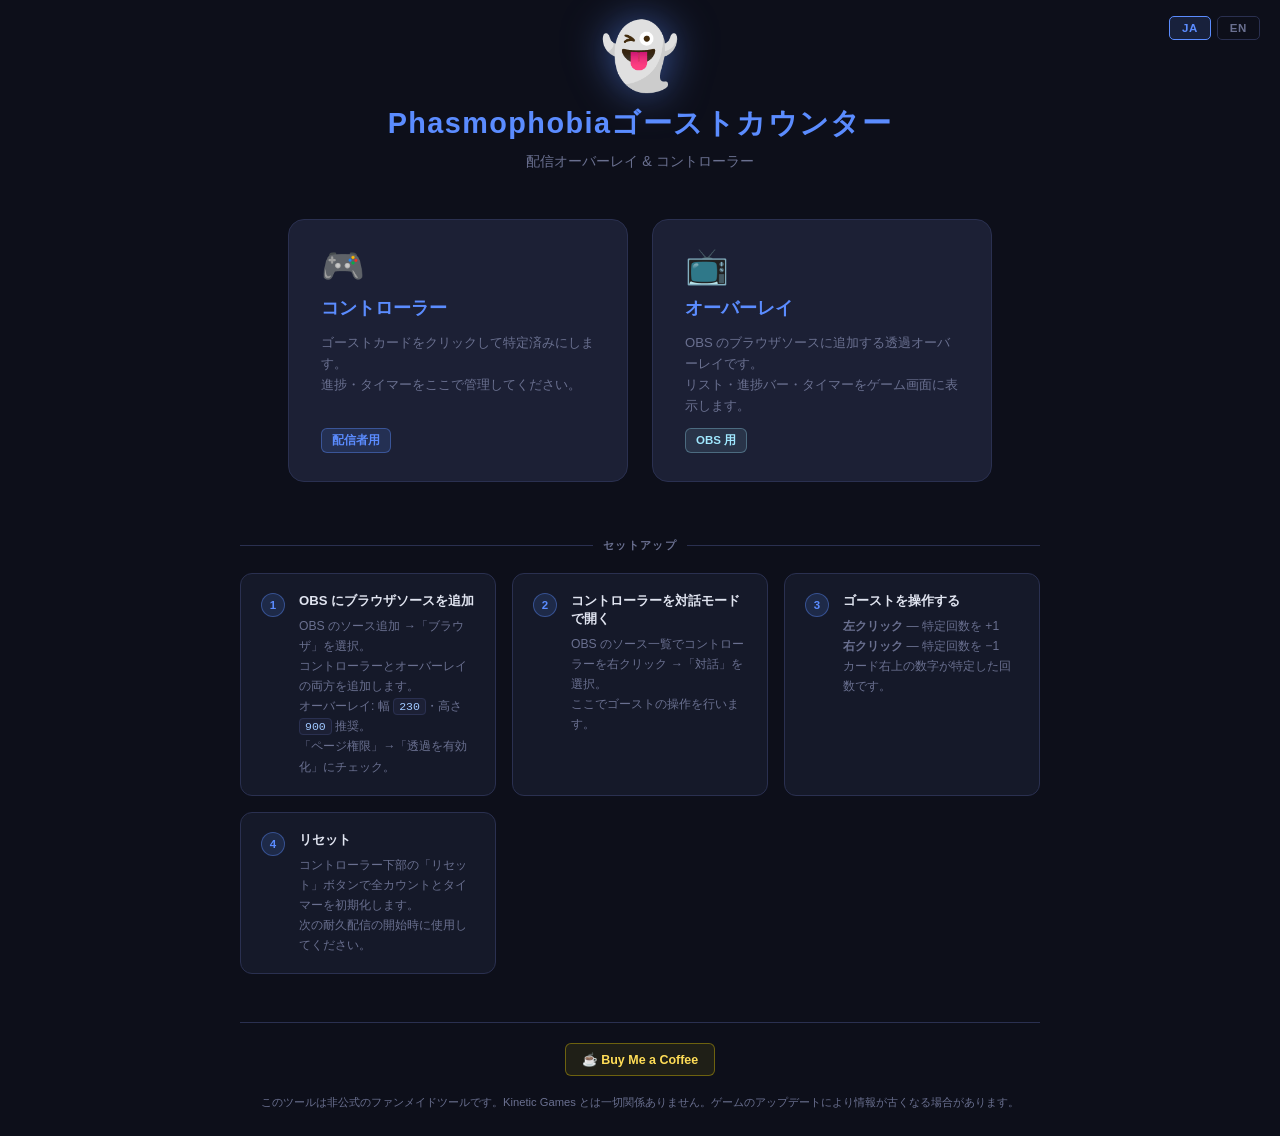
<file: index.html>
<!DOCTYPE html>
<html lang="ja">
<head>
  <meta charset="UTF-8">
  <meta name="viewport" content="width=device-width, initial-scale=1.0">
  <title>Phasmophobiaゴーストカウンター</title>
  <link rel="icon" href="data:image/svg+xml,<svg xmlns='http://www.w3.org/2000/svg' viewBox='0 0 100 100'><text y='.9em' font-size='90'>👻</text></svg>">
  <link rel="stylesheet" href="css/index.css">
</head>
<body>

  <div class="lang-toggle">
    <button id="btn-ja" onclick="setLang('ja')">JA</button>
    <button id="btn-en" onclick="setLang('en')">EN</button>
  </div>

  <div class="hero">
    <div class="ghost-icon">👻</div>
    <h1 id="heroTitle">Phasmophobiaゴーストカウンター</h1>
    <p id="heroSub">配信オーバーレイ & コントローラー</p>
  </div>

  <div class="cards">
    <a href="/controller.html" class="card">
      <div class="card-icon">🎮</div>
      <div class="card-title" id="ctrlTitle">コントローラー</div>
      <div class="card-desc" id="ctrlDesc">
        ゴーストカードをクリックして特定済みにします。<br>
        進捗・タイマーをここで管理してください。
      </div>
      <span class="card-tag tag-controller" id="ctrlTag">配信者用</span>
    </a>

    <a href="/overlay.html" target="_blank" class="card">
      <div class="card-icon">📺</div>
      <div class="card-title" id="ovrlTitle">オーバーレイ</div>
      <div class="card-desc" id="ovrlDesc">
        OBS のブラウザソースに追加する透過オーバーレイです。<br>
        リスト・進捗バー・タイマーをゲーム画面に表示します。
      </div>
      <span class="card-tag tag-overlay" id="ovrlTag">OBS 用</span>
    </a>
  </div>

  <div class="setup">
    <div class="setup-title" id="setupTitle">セットアップ</div>
    <div class="setup-grid">

      <div class="step-card">
        <div class="step-num">1</div>
        <div>
          <div class="step-title" id="s1Title">OBS にブラウザソースを追加</div>
          <div class="step-body" id="s1Body">
            OBS のソース追加 →「ブラウザ」を選択。<br>
            コントローラーとオーバーレイの両方を追加します。<br>
            オーバーレイ: 幅 <code>230</code>・高さ <code>900</code> 推奨。<br>
            「ページ権限」→「透過を有効化」にチェック。
          </div>
        </div>
      </div>

      <div class="step-card">
        <div class="step-num">2</div>
        <div>
          <div class="step-title" id="s2Title">コントローラーを対話モードで開く</div>
          <div class="step-body" id="s2Body">
            OBS のソース一覧でコントローラーを右クリック →「対話」を選択。<br>
            ここでゴーストの操作を行います。
          </div>
        </div>
      </div>

      <div class="step-card">
        <div class="step-num">3</div>
        <div>
          <div class="step-title" id="s3Title">ゴーストを操作する</div>
          <div class="step-body" id="s3Body">
            <b>左クリック</b> — 特定回数を +1<br>
            <b>右クリック</b> — 特定回数を −1<br>
            カード右上の数字が特定した回数です。
          </div>
        </div>
      </div>

      <div class="step-card">
        <div class="step-num">4</div>
        <div>
          <div class="step-title" id="s4Title">リセット</div>
          <div class="step-body" id="s4Body">
            コントローラー下部の「リセット」ボタンで全カウントとタイマーを初期化します。<br>
            次の耐久配信の開始時に使用してください。
          </div>
        </div>
      </div>

    </div>
  </div>

  <footer class="disclaimer">
    <a href="https://www.buymeacoffee.com/mumeiapps" target="_blank" rel="noopener" class="btn-coffee">☕ Buy Me a Coffee</a>
    <p id="disclaimerText"></p>
  </footer>

  <script>
    const STRINGS = {
      ja: {
        title:     'Phasmophobiaゴーストカウンター',
        hero:      '配信オーバーレイ & コントローラー',
        ctrlTitle: 'コントローラー',
        ctrlDesc:  'ゴーストカードをクリックして特定済みにします。<br>進捗・タイマーをここで管理してください。',
        ctrlTag:      '配信者用',
        overlayTitle: 'オーバーレイ',
        overlayDesc:  'OBS のブラウザソースに追加する透過オーバーレイです。<br>リスト・進捗バー・タイマーをゲーム画面に表示します。',
        overlayTag:   'OBS 用',
        setup:     'セットアップ',
        s1Title:   'OBS にブラウザソースを追加',
        s1Body:    'OBS のソース追加 →「ブラウザ」を選択。<br>コントローラーとオーバーレイの両方を追加します。<br>オーバーレイ: 幅 <code>230</code>・高さ <code>900</code> 推奨。<br>「ページ権限」→「透過を有効化」にチェック。',
        s2Title:   'コントローラーを対話モードで開く',
        s2Body:    'OBS のソース一覧でコントローラーを右クリック →「対話」を選択。<br>ここでゴーストの操作を行います。',
        s3Title:   'ゴーストを操作する',
        s3Body:    '<b>左クリック</b> — 特定回数を +1<br><b>右クリック</b> — 特定回数を −1<br>カード右上の数字が特定した回数です。',
        s4Title:   'リセット',
        s4Body:    'コントローラー下部の「リセット」ボタンで全カウントとタイマーを初期化します。<br>次の耐久配信の開始時に使用してください。',
        disclaimer: 'このツールは非公式のファンメイドツールです。Kinetic Games とは一切関係ありません。ゲームのアップデートにより情報が古くなる場合があります。',
      },
      en: {
        title:     'Phasmophobia Ghost Counter',
        hero:      'Streaming Overlay & Controller',
        ctrlTitle: 'Controller',
        ctrlDesc:  'Click ghost cards to mark them as identified.<br>Manage progress and timer here.',
        ctrlTag:      'For Streamer',
        overlayTitle: 'Overlay',
        overlayDesc:  'Transparent overlay to add as a browser source in OBS.<br>Displays ghost list, progress bar, and timer on your game screen.',
        overlayTag:   'For OBS',
        setup:     'Setup',
        s1Title:   'Add Browser Sources in OBS',
        s1Body:    'Add Source → Browser in OBS.<br>Add both the controller and overlay as sources.<br>Overlay: Recommended width <code>230</code>, height <code>900</code>.<br>Check "Allow transparency".',
        s2Title:   'Open Controller in Interactive Mode',
        s2Body:    'Right-click the controller source in OBS → select "Interact".<br>Use this to operate the ghost counter during your stream.',
        s3Title:   'Manage Ghosts',
        s3Body:    '<b>Left click</b> — identify +1<br><b>Right click</b> — identify −1<br>The number in the top-right corner is the count.',
        s4Title:   'Reset',
        s4Body:    'Use the Reset button at the bottom of the controller to reset all counts and timer.<br>Use at the start of each marathon stream.',
        disclaimer: 'This is an unofficial fan-made tool. Not affiliated with or endorsed by Kinetic Games. Game data may become outdated after updates.',
      },
    };

    let lang = localStorage.getItem('phasmo_lang') || 'ja';

    function applyLang() {
      const s = STRINGS[lang];
      document.documentElement.lang = lang;
      document.title = s.title;
      document.getElementById('heroTitle').textContent = s.title;
      document.getElementById('heroSub').textContent = s.hero;
      document.getElementById('ctrlTitle').textContent = s.ctrlTitle;
      document.getElementById('ctrlDesc').innerHTML = s.ctrlDesc;
      document.getElementById('ctrlTag').textContent = s.ctrlTag;
      document.getElementById('ovrlTitle').textContent = s.overlayTitle;
      document.getElementById('ovrlDesc').innerHTML = s.overlayDesc;
      document.getElementById('ovrlTag').textContent = s.overlayTag;
      document.getElementById('setupTitle').textContent = s.setup;
      document.getElementById('s1Title').textContent = s.s1Title;
      document.getElementById('s1Body').innerHTML = s.s1Body;
      document.getElementById('s2Title').textContent = s.s2Title;
      document.getElementById('s2Body').innerHTML = s.s2Body;
      document.getElementById('s3Title').textContent = s.s3Title;
      document.getElementById('s3Body').innerHTML = s.s3Body;
      document.getElementById('s4Title').textContent = s.s4Title;
      document.getElementById('s4Body').innerHTML = s.s4Body;
      document.getElementById('btn-ja').classList.toggle('active', lang === 'ja');
      document.getElementById('btn-en').classList.toggle('active', lang === 'en');

      document.getElementById('disclaimerText').textContent = s.disclaimer;
    }

    function setLang(newLang) {
      lang = newLang;
      localStorage.setItem('phasmo_lang', lang);
      applyLang();
    }

    applyLang();
  </script>
</body>
</html>
</file>
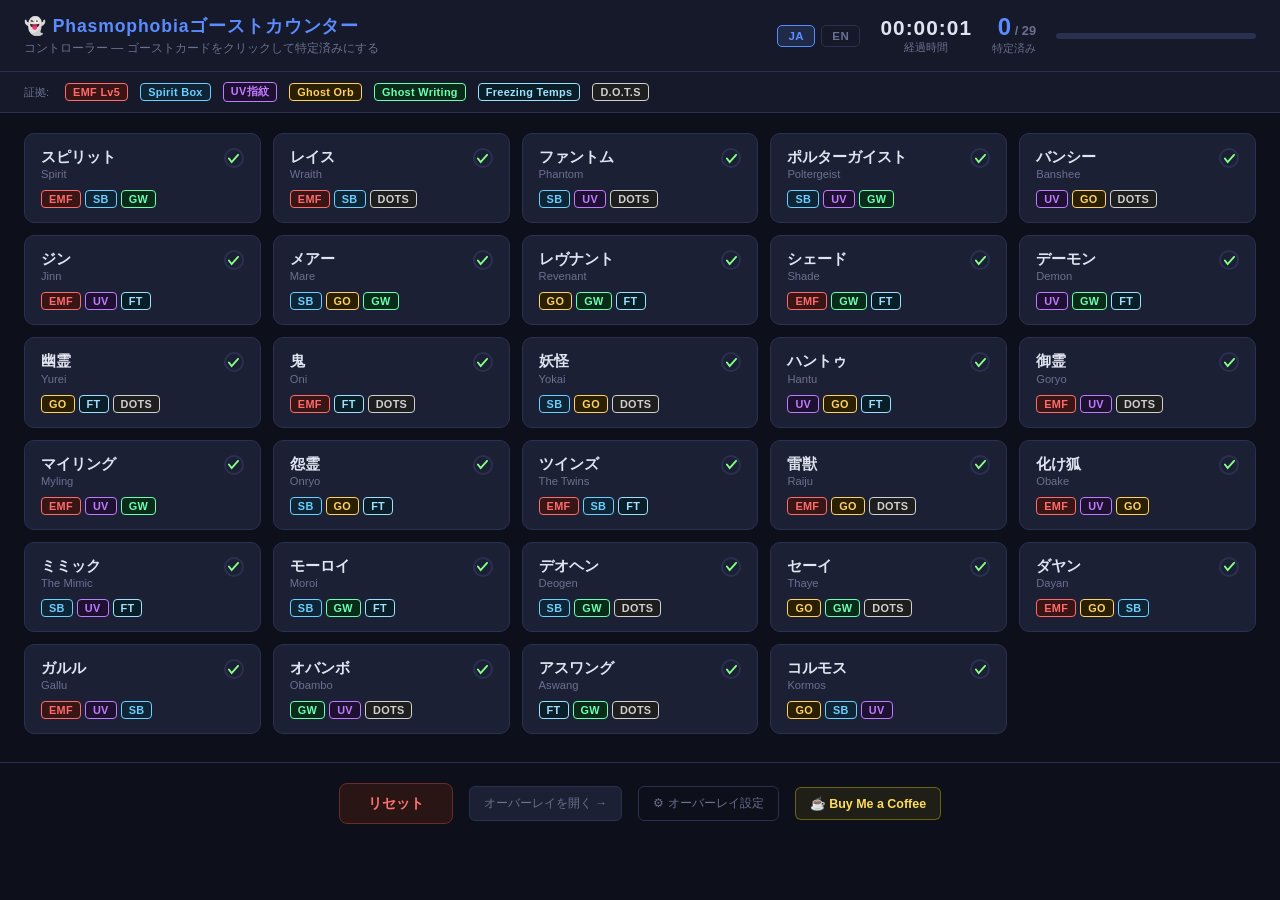
<file: controller.html>
<!DOCTYPE html>
<html lang="ja">
<head>
  <meta charset="UTF-8">
  <meta name="viewport" content="width=device-width, initial-scale=1.0">
  <title>Phasmo Controller</title>
  <link rel="icon" href="data:image/svg+xml,<svg xmlns='http://www.w3.org/2000/svg' viewBox='0 0 100 100'><text y='.9em' font-size='90'>👻</text></svg>">
  <script src="js/ghosts.js"></script>
  <script src="js/strings.js"></script>
  <link rel="stylesheet" href="css/controller.css">
</head>
<body>

<header>
  <div class="header-left">
    <h1 id="pageTitle">👻 Phasmophobiaゴーストカウンター</h1>
    <div class="subtitle" id="subtitle">コントローラー — ゴーストカードをクリックして特定済みにする</div>
  </div>
  <div class="header-right">
    <div class="lang-toggle">
      <button id="btn-ja" onclick="setLang('ja')">JA</button>
      <button id="btn-en" onclick="setLang('en')">EN</button>
    </div>
    <div>
      <div class="timer" id="timer">00:00:00</div>
      <div class="timer-label" id="timerLabel">経過時間</div>
    </div>
    <div class="progress-display">
      <div class="progress-count"><span id="doneCount">0</span><span style="font-size:0.8rem;color:var(--text-muted)"> / <span id="totalCount">29</span></span></div>
      <div class="progress-label" id="progressLabel">特定済み</div>
    </div>
    <div class="progress-bar-wrap">
      <div class="progress-bar-track">
        <div class="progress-bar-fill" id="progressBar"></div>
      </div>
    </div>
  </div>
</header>

<div class="legend">
  <span class="legend-label" id="evidenceLabel">証拠:</span>
  <span class="badge EMF">EMF Lv5</span>
  <span class="badge SB">Spirit Box</span>
  <span class="badge UV" id="uvBadge">UV指紋</span>
  <span class="badge GO">Ghost Orb</span>
  <span class="badge GW">Ghost Writing</span>
  <span class="badge FT">Freezing Temps</span>
  <span class="badge DOTS">D.O.T.S</span>
</div>

<div class="main">
  <div class="ghost-grid" id="ghostGrid"></div>
</div>

<div class="settings-panel" id="settingsPanel" hidden>
  <div class="settings-inner">
    <div class="settings-row">
      <span class="setting-label" id="labelOpacity">背景の透過度</span>
      <input type="range" id="settingOpacity" min="0" max="100" step="1" oninput="onSettingChange()">
      <span class="setting-val" id="valOpacity">82%</span>
    </div>
  </div>
</div>

<footer>
  <button class="btn-reset" id="resetBtn" onclick="resetAll()">リセット</button>
  <a href="overlay.html" target="_blank" class="overlay-link" id="overlayLink">オーバーレイを開く →</a>
  <button class="btn-settings-toggle" id="settingsToggleBtn" onclick="toggleSettings()">⚙ <span id="settingsToggleLabel">オーバーレイ設定</span></button>
  <a href="https://www.buymeacoffee.com/mumeiapps" target="_blank" rel="noopener" class="btn-coffee">☕ Buy Me a Coffee</a>
</footer>

<script>
  const BADGE_LABELS = { EMF: 'EMF', SB: 'SB', UV: 'UV', GO: 'GO', GW: 'GW', FT: 'FT', DOTS: 'DOTS' };
  const channel = new BroadcastChannel('phasmo');

  let lang = localStorage.getItem('phasmo_lang') || 'ja';
  let identified = {};
  GHOSTS.forEach(g => identified[ghostId(g)] = 0);
  let startTime = Date.now();

  function applyLang() {
    const s = STRINGS[lang];
    document.documentElement.lang = lang;
    document.getElementById('pageTitle').textContent = '👻 ' + s.pageTitle;
    document.getElementById('subtitle').textContent = s.subtitle;
    document.getElementById('timerLabel').textContent = s.timerLabel;
    document.getElementById('progressLabel').textContent = s.progressLabel;
    document.getElementById('evidenceLabel').textContent = s.evidenceLabel;
    document.getElementById('uvBadge').textContent = s.uvBadge;
    document.getElementById('resetBtn').textContent = s.resetBtn;
    document.getElementById('overlayLink').textContent = s.overlayLink;
    document.getElementById('btn-ja').classList.toggle('active', lang === 'ja');
    document.getElementById('btn-en').classList.toggle('active', lang === 'en');

    document.getElementById('settingsToggleLabel').textContent = s.settingsToggle;
    document.getElementById('labelOpacity').textContent = s.settingOpacity;

    renderGrid();
  }

  function setLang(newLang) {
    lang = newLang;
    localStorage.setItem('phasmo_lang', lang);
    channel.postMessage({ type: 'lang', lang });
    applyLang();
  }

  function loadState() {
    const saved = JSON.parse(localStorage.getItem('phasmo_state') || 'null');
    if (saved) {
      identified = saved.identified;
      Object.keys(identified).forEach(k => {
        if (typeof identified[k] === 'boolean') identified[k] = identified[k] ? 1 : 0;
      });
      startTime = saved.startTime;
    }
  }

  function saveAndBroadcast() {
    localStorage.setItem('phasmo_state', JSON.stringify({ identified, startTime }));
    channel.postMessage({ type: 'update', identified, startTime });
  }

  function checkIconHTML(count) {
    return count > 0
      ? `<span class="count-num">${count}</span>`
      : '<svg viewBox="0 0 12 12" fill="none" stroke="#88ff88" stroke-width="2" stroke-linecap="round"><polyline points="1,6 4,10 11,2"/></svg>';
  }

  function renderGrid() {
    document.getElementById('totalCount').textContent = GHOSTS.length;
    const grid = document.getElementById('ghostGrid');
    grid.innerHTML = GHOSTS.map(g => `
      <div class="ghost-card${identified[ghostId(g)] > 0 ? ' done' : ''}" id="card-${ghostId(g)}"
           data-ghost="${ghostId(g)}">
        <div class="card-top">
          <div>
            ${lang === 'ja'
              ? `<div class="ghost-name-ja">${g.nameJa}</div><div class="ghost-name-en">${g.name}</div>`
              : `<div class="ghost-name-ja">${g.name}</div>`
            }
          </div>
          <div class="check-icon">${checkIconHTML(identified[ghostId(g)])}</div>
        </div>
        <div class="evidence-list">
          ${g.evidence.map(e => `<span class="badge ${e}">${BADGE_LABELS[e]}</span>`).join('')}
        </div>
      </div>
    `).join('');
    updateStats();
  }

  function updateAll() {
    GHOSTS.forEach(g => {
      const card = document.getElementById(`card-${ghostId(g)}`);
      if (!card) return;
      card.className = `ghost-card${identified[ghostId(g)] > 0 ? ' done' : ''}`;
      card.querySelector('.check-icon').innerHTML = checkIconHTML(identified[ghostId(g)]);
    });
    updateStats();
  }

  function updateStats() {
    const done = Object.values(identified).filter(v => v > 0).length;
    document.getElementById('doneCount').textContent = done;
    document.getElementById('progressBar').style.width = `${(done / GHOSTS.length) * 100}%`;
  }

  function increment(id) {
    identified[id]++;
    saveAndBroadcast();
    updateAll();
  }

  function decrement(id) {
    if (identified[id] > 0) identified[id]--;
    saveAndBroadcast();
    updateAll();
  }

  document.getElementById('ghostGrid').addEventListener('click', e => {
    const card = e.target.closest('[data-ghost]');
    if (card) increment(card.dataset.ghost);
  });

  document.getElementById('ghostGrid').addEventListener('contextmenu', e => {
    e.preventDefault();
    const card = e.target.closest('[data-ghost]');
    if (card) decrement(card.dataset.ghost);
  });

  function resetAll() {
    if (!confirm(STRINGS[lang].confirmReset)) return;
    GHOSTS.forEach(g => identified[ghostId(g)] = 0);
    startTime = Date.now();
    saveAndBroadcast();
    renderGrid();
  }

  function updateTimer() {
    const elapsed = Math.floor((Date.now() - startTime) / 1000);
    const h = String(Math.floor(elapsed / 3600)).padStart(2, '0');
    const m = String(Math.floor((elapsed % 3600) / 60)).padStart(2, '0');
    const s = String(elapsed % 60).padStart(2, '0');
    document.getElementById('timer').textContent = `${h}:${m}:${s}`;
  }

  const DEFAULT_SETTINGS = { panelOpacity: 82 };
  let overlaySettings = { ...DEFAULT_SETTINGS };

  function loadSettings() {
    const saved = JSON.parse(localStorage.getItem('phasmo_overlay_settings') || 'null');
    if (saved) overlaySettings = { ...DEFAULT_SETTINGS, ...saved };
    document.getElementById('settingOpacity').value = overlaySettings.panelOpacity;
    document.getElementById('valOpacity').textContent = overlaySettings.panelOpacity + '%';
  }

  function onSettingChange() {
    overlaySettings.panelOpacity = Number(document.getElementById('settingOpacity').value);
    document.getElementById('valOpacity').textContent = overlaySettings.panelOpacity + '%';
    localStorage.setItem('phasmo_overlay_settings', JSON.stringify(overlaySettings));
    channel.postMessage({ type: 'settings', settings: overlaySettings });
  }

  function toggleSettings() {
    const panel = document.getElementById('settingsPanel');
    const btn = document.getElementById('settingsToggleBtn');
    panel.hidden = !panel.hidden;
    btn.classList.toggle('active', !panel.hidden);
  }

  setInterval(updateTimer, 1000);
  loadState();
  loadSettings();
  applyLang();
</script>
</body>
</html>
</file>
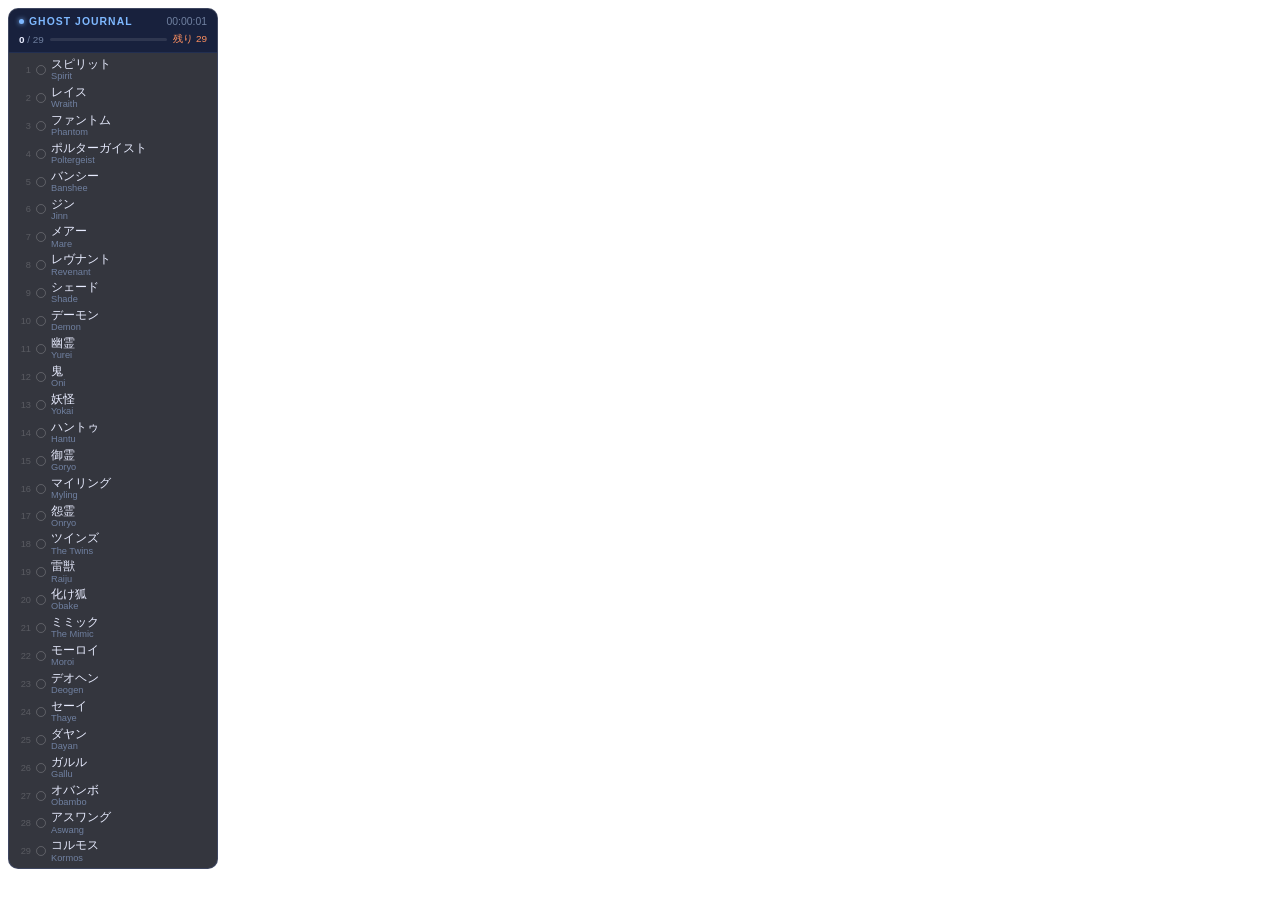
<file: overlay.html>
<!DOCTYPE html>
<html lang="ja">
<head>
  <meta charset="UTF-8">
  <title>Phasmo Overlay</title>
  <link rel="icon" href="data:image/svg+xml,<svg xmlns='http://www.w3.org/2000/svg' viewBox='0 0 100 100'><text y='.9em' font-size='90'>👻</text></svg>">
  <script src="js/ghosts.js"></script>
  <script src="js/strings.js"></script>
  <link rel="stylesheet" href="css/overlay.css">
</head>
<body>

<div class="panel">
  <div class="panel-header">
    <div class="header-top">
      <div class="panel-title">Ghost Journal</div>
      <div class="timer" id="timer">00:00:00</div>
    </div>
    <div class="progress-row">
      <div class="progress-nums"><strong id="doneCount">0</strong> / <span id="totalCount">29</span></div>
      <div class="progress-bar-track">
        <div class="progress-bar-fill" id="progressBar"></div>
      </div>
      <div class="remain"><span id="remainLabel">残り</span> <span id="remainCount">29</span></div>
    </div>
  </div>

  <div class="ghost-list" id="ghostList"></div>
</div>

<script>
  const channel = new BroadcastChannel('phasmo');

  let lang = localStorage.getItem('phasmo_lang') || 'ja';
  let identified = {};
  GHOSTS.forEach(g => identified[ghostId(g)] = 0);
  let startTime = Date.now();

  const DEFAULT_SETTINGS = { panelOpacity: 82 };
  let overlaySettings = { ...DEFAULT_SETTINGS };

  function loadSettings() {
    const saved = JSON.parse(localStorage.getItem('phasmo_overlay_settings') || 'null');
    if (saved) overlaySettings = { ...DEFAULT_SETTINGS, ...saved };
    applySettings();
  }

  function applySettings() {
    document.documentElement.style.setProperty(
      '--panel-bg',
      `rgba(8, 10, 20, ${overlaySettings.panelOpacity / 100})`
    );
  }

  function applyLang() {
    document.documentElement.lang = lang;
    document.getElementById('remainLabel').textContent = STRINGS[lang].remain;
    renderList();
  }

  function loadState() {
    const saved = JSON.parse(localStorage.getItem('phasmo_state') || 'null');
    if (saved) {
      identified = saved.identified;
      Object.keys(identified).forEach(k => {
        if (typeof identified[k] === 'boolean') identified[k] = identified[k] ? 1 : 0;
      });
      startTime = saved.startTime;
    }
  }

  channel.onmessage = e => {
    if (e.data.type === 'lang') {
      lang = e.data.lang;
      applyLang();
      return;
    }
    if (e.data.type === 'settings') {
      overlaySettings = e.data.settings;
      localStorage.setItem('phasmo_overlay_settings', JSON.stringify(overlaySettings));
      applySettings();
      return;
    }
    identified = e.data.identified;
    if (e.data.startTime) startTime = e.data.startTime;
    updateAll();
  };

  function renderList() {
    document.getElementById('totalCount').textContent = GHOSTS.length;
    document.getElementById('remainCount').textContent = GHOSTS.length;
    const list = document.getElementById('ghostList');
    list.innerHTML = GHOSTS.map((g, i) => `
      <div class="ghost-row${identified[ghostId(g)] > 0 ? ' done' : ''}" id="row-${ghostId(g)}">
        <div class="ghost-num">${i + 1}</div>
        <div class="ghost-status">
          <svg width="6" height="6" viewBox="0 0 10 10" fill="none" stroke="#5fdf5f" stroke-width="2.5" stroke-linecap="round">
            <polyline points="1,5 3.5,8.5 9,1.5"/>
          </svg>
        </div>
        <div class="ghost-info">
          ${lang === 'ja'
            ? `<div class="ghost-name-ja">${g.nameJa}</div><div class="ghost-name-en">${g.name}</div>`
            : `<div class="ghost-name-ja">${g.name}</div>`
          }
        </div>
        <div class="ghost-count-wrap">
          <span class="ghost-count" id="count-${ghostId(g)}">${identified[ghostId(g)] > 0 ? '×' + identified[ghostId(g)] : ''}</span>
        </div>
      </div>
    `).join('');
    updateStats();
  }

  function updateAll() {
    GHOSTS.forEach(g => {
      const row = document.getElementById(`row-${ghostId(g)}`);
      if (!row) return;
      row.className = `ghost-row${identified[ghostId(g)] > 0 ? ' done' : ''}`;
      const countEl = document.getElementById(`count-${ghostId(g)}`);
      if (countEl) countEl.textContent = identified[ghostId(g)] > 0 ? '×' + identified[ghostId(g)] : '';
    });
    updateStats();
  }

  function updateStats() {
    const done = Object.values(identified).filter(v => v > 0).length;
    const total = GHOSTS.length;
    document.getElementById('doneCount').textContent = done;
    document.getElementById('remainCount').textContent = total - done;
    document.getElementById('progressBar').style.width = `${(done / total) * 100}%`;
  }

  function updateTimer() {
    const elapsed = Math.floor((Date.now() - startTime) / 1000);
    const h = String(Math.floor(elapsed / 3600)).padStart(2, '0');
    const m = String(Math.floor((elapsed % 3600) / 60)).padStart(2, '0');
    const s = String(elapsed % 60).padStart(2, '0');
    document.getElementById('timer').textContent = `${h}:${m}:${s}`;
  }

  setInterval(updateTimer, 1000);
  loadState();
  loadSettings();
  applyLang();
</script>
</body>
</html>
</file>
<file: css/index.css>
*, *::before, *::after { box-sizing: border-box; margin: 0; padding: 0; }

:root {
  --bg: #0d0f1a;
  --surface: #151929;
  --surface2: #1c2035;
  --border: #2a3050;
  --accent: #5b8cff;
  --accent-glow: #3a6aff44;
  --text: #e0e4f0;
  --text-muted: #6a7090;
}

body {
  background: var(--bg);
  color: var(--text);
  font-family: 'Segoe UI', 'Hiragino Sans', sans-serif;
  min-height: 100vh;
  display: flex;
  flex-direction: column;
  align-items: center;
  justify-content: center;
  padding: 24px;
}

.lang-toggle {
  position: fixed;
  top: 16px;
  right: 20px;
  display: flex;
  align-items: center;
  gap: 6px;
}

.lang-toggle button {
  background: transparent;
  border: 1px solid var(--border);
  color: var(--text-muted);
  padding: 5px 12px;
  border-radius: 5px;
  font-size: 0.72rem;
  font-weight: 700;
  cursor: pointer;
  transition: all 0.2s;
  letter-spacing: 0.05em;
}

.lang-toggle button.active {
  background: rgba(91, 140, 255, 0.15);
  border-color: var(--accent);
  color: var(--accent);
}

.lang-toggle button:hover:not(.active) {
  border-color: var(--text-muted);
  color: var(--text);
}

.hero {
  text-align: center;
  margin-bottom: 48px;
}

.ghost-icon {
  font-size: 4rem;
  line-height: 1;
  margin-bottom: 16px;
  filter: drop-shadow(0 0 20px #5b8cff88);
}

.hero h1 {
  font-size: 1.8rem;
  font-weight: 700;
  color: var(--accent);
  letter-spacing: 0.05em;
  margin-bottom: 8px;
}

.hero p {
  font-size: 0.9rem;
  color: var(--text-muted);
}

.cards {
  display: flex;
  gap: 24px;
  flex-wrap: wrap;
  justify-content: center;
  max-width: 800px;
  width: 100%;
}

.card {
  background: var(--surface2);
  border: 1px solid var(--border);
  border-radius: 16px;
  padding: 28px 32px;
  text-decoration: none;
  color: var(--text);
  flex: 1;
  min-width: 260px;
  max-width: 340px;
  transition: all 0.2s ease;
  display: flex;
  flex-direction: column;
  gap: 12px;
}

.card:hover {
  border-color: var(--accent);
  box-shadow: 0 0 24px var(--accent-glow);
  transform: translateY(-3px);
}

.card-icon {
  font-size: 2.2rem;
  line-height: 1;
}

.card-title {
  font-size: 1.15rem;
  font-weight: 700;
  color: var(--accent);
}

.card-desc {
  font-size: 0.82rem;
  color: var(--text-muted);
  line-height: 1.6;
}

.card-tag {
  display: inline-block;
  margin-top: auto;
  padding: 4px 10px;
  border-radius: 6px;
  font-size: 0.72rem;
  font-weight: 600;
  align-self: flex-start;
}

.tag-controller {
  background: rgba(91, 140, 255, 0.15);
  border: 1px solid rgba(91, 140, 255, 0.4);
  color: var(--accent);
}

.tag-overlay {
  background: rgba(160, 232, 255, 0.1);
  border: 1px solid rgba(160, 232, 255, 0.3);
  color: #a0e8ff;
}

.setup {
  margin-top: 56px;
  max-width: 800px;
  width: 100%;
}

.setup-title {
  font-size: 0.7rem;
  font-weight: 700;
  letter-spacing: 0.12em;
  text-transform: uppercase;
  color: var(--text-muted);
  margin-bottom: 20px;
  display: flex;
  align-items: center;
  gap: 10px;
}

.setup-title::before,
.setup-title::after {
  content: '';
  flex: 1;
  height: 1px;
  background: var(--border);
}

.setup-grid {
  display: grid;
  grid-template-columns: repeat(auto-fill, minmax(220px, 1fr));
  gap: 16px;
}

.step-card {
  background: var(--surface);
  border: 1px solid var(--border);
  border-radius: 12px;
  padding: 18px 20px;
  display: flex;
  gap: 14px;
}

.step-num {
  width: 24px;
  height: 24px;
  border-radius: 50%;
  background: rgba(91, 140, 255, 0.15);
  border: 1px solid rgba(91, 140, 255, 0.4);
  color: var(--accent);
  font-size: 0.72rem;
  font-weight: 700;
  display: flex;
  align-items: center;
  justify-content: center;
  flex-shrink: 0;
  margin-top: 1px;
}

.step-title {
  font-size: 0.82rem;
  font-weight: 700;
  color: var(--text);
  margin-bottom: 6px;
}

.step-body {
  font-size: 0.76rem;
  color: var(--text-muted);
  line-height: 1.65;
}

.step-body code {
  background: var(--surface2);
  border: 1px solid var(--border);
  border-radius: 4px;
  padding: 1px 5px;
  font-family: 'Consolas', 'Courier New', monospace;
  font-size: 0.72rem;
  color: #a0c8ff;
}

.disclaimer {
  margin-top: 48px;
  padding-top: 20px;
  border-top: 1px solid var(--border);
  max-width: 800px;
  width: 100%;
  text-align: center;
}

.disclaimer p {
  font-size: 0.7rem;
  color: var(--text-muted);
  line-height: 1.6;
}

.btn-coffee {
  display: inline-flex;
  align-items: center;
  gap: 6px;
  margin-bottom: 18px;
  padding: 8px 16px;
  border-radius: 6px;
  font-size: 0.78rem;
  font-weight: 600;
  color: #ffdd57;
  background: rgba(255, 221, 0, 0.08);
  border: 1px solid rgba(255, 221, 0, 0.35);
  text-decoration: none;
  transition: all 0.2s;
}

.btn-coffee:hover {
  background: rgba(255, 221, 0, 0.15);
  border-color: #ffdd00;
  color: #fff0a0;
}
</file>
<file: css/controller.css>
*, *::before, *::after { box-sizing: border-box; margin: 0; padding: 0; }

:root {
  --bg: #0d0f1a;
  --surface: #151929;
  --surface2: #1c2035;
  --border: #2a3050;
  --accent: #5b8cff;
  --accent-glow: #3a6aff44;
  --done-bg: #0f1f0f;
  --done-border: #2a5a2a;
  --done-text: #3a7a3a;
  --text: #e0e4f0;
  --text-muted: #6a7090;
  --emf: #ff6b6b;
  --sb: #6bcfff;
  --uv: #c17bff;
  --go: #ffd166;
  --gw: #6bffb0;
  --ft: #a0e0ff;
  --dots: #d0d0d0;
}

body {
  background: var(--bg);
  color: var(--text);
  font-family: 'Segoe UI', 'Hiragino Sans', sans-serif;
  min-height: 100vh;
}

header {
  background: var(--surface);
  border-bottom: 1px solid var(--border);
  padding: 14px 24px;
  display: flex;
  align-items: center;
  justify-content: space-between;
  position: sticky;
  top: 0;
  z-index: 10;
}

.header-left h1 {
  font-size: 1.1rem;
  font-weight: 700;
  letter-spacing: 0.05em;
  color: var(--accent);
}

.header-left .subtitle {
  font-size: 0.75rem;
  color: var(--text-muted);
  margin-top: 2px;
}

.header-right {
  display: flex;
  align-items: center;
  gap: 20px;
}

.lang-toggle {
  display: flex;
  align-items: center;
  gap: 6px;
}

.lang-toggle button {
  background: transparent;
  border: 1px solid var(--border);
  color: var(--text-muted);
  padding: 4px 10px;
  border-radius: 5px;
  font-size: 0.72rem;
  font-weight: 700;
  cursor: pointer;
  transition: all 0.2s;
  letter-spacing: 0.05em;
}

.lang-toggle button.active {
  background: rgba(91, 140, 255, 0.15);
  border-color: var(--accent);
  color: var(--accent);
}

.lang-toggle button:hover:not(.active) {
  border-color: var(--text-muted);
  color: var(--text);
}

.progress-display {
  text-align: right;
}

.progress-count {
  font-size: 1.5rem;
  font-weight: 700;
  color: var(--accent);
  line-height: 1;
}

.progress-label {
  font-size: 0.7rem;
  color: var(--text-muted);
  margin-top: 2px;
}

.progress-bar-wrap {
  width: 200px;
}

.progress-bar-track {
  background: var(--border);
  border-radius: 4px;
  height: 6px;
  overflow: hidden;
}

.progress-bar-fill {
  background: linear-gradient(90deg, var(--accent), #a0c4ff);
  height: 100%;
  border-radius: 4px;
  transition: width 0.4s ease;
  width: 0%;
}

.timer {
  font-size: 1.3rem;
  font-weight: 600;
  font-variant-numeric: tabular-nums;
  color: var(--text);
  letter-spacing: 0.05em;
}

.timer-label {
  font-size: 0.7rem;
  color: var(--text-muted);
  text-align: center;
}

.legend {
  display: flex;
  gap: 12px;
  padding: 10px 24px;
  background: var(--surface);
  border-bottom: 1px solid var(--border);
  flex-wrap: wrap;
  align-items: center;
}

.legend-label {
  font-size: 0.7rem;
  color: var(--text-muted);
  margin-right: 4px;
}

.badge {
  display: inline-block;
  padding: 2px 7px;
  border-radius: 4px;
  font-size: 0.68rem;
  font-weight: 700;
  letter-spacing: 0.03em;
}

.badge.EMF  { background: #3a1515; color: var(--emf);  border: 1px solid var(--emf); }
.badge.SB   { background: #0f2535; color: var(--sb);   border: 1px solid var(--sb); }
.badge.UV   { background: #1e1030; color: var(--uv);   border: 1px solid var(--uv); }
.badge.GO   { background: #2a2000; color: var(--go);   border: 1px solid var(--go); }
.badge.GW   { background: #0a2a1a; color: var(--gw);   border: 1px solid var(--gw); }
.badge.FT   { background: #0a1e28; color: var(--ft);   border: 1px solid var(--ft); }
.badge.DOTS { background: #1e1e1e; color: var(--dots); border: 1px solid var(--dots); }

.main {
  padding: 20px 24px;
  max-width: 1400px;
  margin: 0 auto;
}

.ghost-grid {
  display: grid;
  grid-template-columns: repeat(auto-fill, minmax(200px, 1fr));
  gap: 12px;
}

.ghost-card {
  background: var(--surface2);
  border: 1px solid var(--border);
  border-radius: 10px;
  padding: 14px 16px;
  cursor: pointer;
  transition: all 0.2s ease;
  user-select: none;
  position: relative;
  overflow: hidden;
}

.ghost-card:hover {
  border-color: var(--accent);
  box-shadow: 0 0 12px var(--accent-glow);
  transform: translateY(-1px);
}

.ghost-card.done {
  background: var(--done-bg);
  border-color: var(--done-border);
  opacity: 0.6;
}

.ghost-card.done:hover {
  border-color: #4a9a4a;
  box-shadow: none;
  transform: none;
  opacity: 0.8;
}

.card-top {
  display: flex;
  align-items: flex-start;
  justify-content: space-between;
  margin-bottom: 10px;
}

.ghost-name-ja {
  font-size: 0.95rem;
  font-weight: 700;
  line-height: 1.2;
}

.ghost-name-en {
  font-size: 0.7rem;
  color: var(--text-muted);
  margin-top: 2px;
  font-weight: 400;
}

.done .ghost-name-ja {
  color: var(--done-text);
  text-decoration: line-through;
}

.done .ghost-name-en {
  color: var(--done-text);
  opacity: 0.6;
}

.check-icon {
  width: 20px;
  height: 20px;
  border-radius: 50%;
  border: 2px solid var(--border);
  display: flex;
  align-items: center;
  justify-content: center;
  flex-shrink: 0;
  transition: all 0.2s;
}

.done .check-icon {
  background: #2a6a2a;
  border-color: #4a9a4a;
}

.check-icon svg {
  width: 11px;
  height: 11px;
}

.count-num {
  font-size: 0.72rem;
  font-weight: 700;
  color: #88ff88;
  line-height: 1;
}

.evidence-list {
  display: flex;
  gap: 4px;
  flex-wrap: wrap;
}

footer {
  padding: 20px 24px;
  display: flex;
  align-items: center;
  justify-content: center;
  gap: 16px;
  border-top: 1px solid var(--border);
  margin-top: 8px;
}

.btn-reset {
  background: #2a1515;
  color: #ff7070;
  border: 1px solid #6a2a2a;
  padding: 10px 28px;
  border-radius: 8px;
  font-size: 0.9rem;
  font-weight: 600;
  cursor: pointer;
  transition: all 0.2s;
}

.btn-reset:hover {
  background: #3a1a1a;
  border-color: #ff5555;
}

.overlay-link {
  font-size: 0.75rem;
  color: var(--text-muted);
  background: var(--surface2);
  border: 1px solid var(--border);
  padding: 8px 14px;
  border-radius: 6px;
  text-decoration: none;
  transition: border-color 0.2s;
}

.overlay-link:hover { border-color: var(--accent); color: var(--accent); }

.settings-panel {
  background: var(--surface);
  border-top: 1px solid var(--border);
  border-bottom: 1px solid var(--border);
  padding: 14px 24px;
}

.settings-inner {
  max-width: 420px;
  margin: 0 auto;
  display: flex;
  flex-direction: column;
  gap: 12px;
}

.settings-row {
  display: flex;
  align-items: center;
  gap: 12px;
}

.setting-label {
  font-size: 0.73rem;
  color: var(--text-muted);
  width: 110px;
  flex-shrink: 0;
}

.settings-row input[type="range"] {
  flex: 1;
  accent-color: var(--accent);
  cursor: pointer;
}

.setting-val {
  font-size: 0.72rem;
  color: var(--text);
  width: 38px;
  text-align: right;
  flex-shrink: 0;
  font-variant-numeric: tabular-nums;
}

.btn-settings-toggle {
  background: transparent;
  border: 1px solid var(--border);
  color: var(--text-muted);
  padding: 8px 14px;
  border-radius: 6px;
  font-size: 0.78rem;
  cursor: pointer;
  transition: all 0.2s;
}

.btn-settings-toggle:hover {
  border-color: var(--accent);
  color: var(--text);
}

.btn-settings-toggle.active {
  background: rgba(91, 140, 255, 0.1);
  border-color: var(--accent);
  color: var(--accent);
}

.btn-coffee {
  display: inline-flex;
  align-items: center;
  gap: 6px;
  padding: 8px 14px;
  border-radius: 6px;
  font-size: 0.78rem;
  font-weight: 600;
  color: #ffdd57;
  background: rgba(255, 221, 0, 0.08);
  border: 1px solid rgba(255, 221, 0, 0.35);
  text-decoration: none;
  transition: all 0.2s;
}

.btn-coffee:hover {
  background: rgba(255, 221, 0, 0.15);
  border-color: #ffdd00;
  color: #fff0a0;
}
</file>
<file: css/overlay.css>
*, *::before, *::after { box-sizing: border-box; margin: 0; padding: 0; }

:root {
  --accent: #7eb8ff;
  --done-text: #6ab86a;
  --text: #e8ecff;
  --text-sub: #7080a0;
  --panel-bg: rgba(8, 10, 20, 0.82);
  --panel-border: rgba(80, 100, 160, 0.35);
  --header-bg: rgba(20, 30, 60, 0.9);
  --sep: rgba(60, 80, 130, 0.3);
}

html, body {
  background: transparent;
  width: 100%;
  height: 100%;
}

body {
  font-family: 'Segoe UI', 'Hiragino Sans', sans-serif;
  padding: 8px;
}

.panel {
  background: var(--panel-bg);
  border: 1px solid var(--panel-border);
  border-radius: 10px;
  overflow: hidden;
  backdrop-filter: blur(8px);
  -webkit-backdrop-filter: blur(8px);
  width: 210px;
}

.panel-header {
  background: var(--header-bg);
  padding: 7px 10px 6px;
  border-bottom: 1px solid var(--sep);
}

.header-top {
  display: flex;
  align-items: center;
  justify-content: space-between;
}

.panel-title {
  font-size: 0.65rem;
  font-weight: 700;
  letter-spacing: 0.1em;
  text-transform: uppercase;
  color: var(--accent);
  display: flex;
  align-items: center;
  gap: 5px;
}

.panel-title::before {
  content: '';
  width: 5px;
  height: 5px;
  border-radius: 50%;
  background: var(--accent);
  box-shadow: 0 0 5px var(--accent);
  flex-shrink: 0;
}

.timer {
  font-size: 0.65rem;
  font-variant-numeric: tabular-nums;
  color: var(--text-sub);
}

.progress-row {
  display: flex;
  align-items: center;
  gap: 6px;
  margin-top: 5px;
}

.progress-nums {
  font-size: 0.62rem;
  color: var(--text-sub);
  white-space: nowrap;
  flex-shrink: 0;
}

.progress-nums strong { color: var(--text); }

.progress-bar-track {
  flex: 1;
  height: 3px;
  background: rgba(255,255,255,0.1);
  border-radius: 2px;
  overflow: hidden;
}

.progress-bar-fill {
  height: 100%;
  background: linear-gradient(90deg, #4a80ff, #a0c8ff);
  border-radius: 2px;
  transition: width 0.4s ease;
  width: 0%;
}

.remain {
  font-size: 0.62rem;
  color: #ff9060;
  white-space: nowrap;
  flex-shrink: 0;
}

.ghost-list {
  padding: 3px 0;
}

.ghost-row {
  display: flex;
  align-items: center;
  padding: 2px 8px;
  gap: 5px;
  transition: opacity 0.3s;
}

.ghost-row.done .ghost-num,
.ghost-row.done .ghost-status,
.ghost-row.done .ghost-info { opacity: 0.65; }

.ghost-count-wrap {
  flex-shrink: 0;
  width: 20px;
  text-align: right;
}

.ghost-num {
  font-size: 0.58rem;
  color: rgba(255,255,255,0.18);
  width: 14px;
  text-align: right;
  flex-shrink: 0;
  font-variant-numeric: tabular-nums;
}

.ghost-status {
  width: 10px;
  height: 10px;
  border-radius: 50%;
  border: 1.5px solid rgba(255,255,255,0.2);
  flex-shrink: 0;
  display: flex;
  align-items: center;
  justify-content: center;
}

.done .ghost-status {
  background: #1a4a1a;
  border-color: #3a7a3a;
}

.ghost-status svg { display: none; }
.done .ghost-status svg { display: block; }

.ghost-info {
  flex: 1;
  min-width: 0;
  line-height: 1.15;
}

.ghost-name-ja {
  font-size: 0.72rem;
  font-weight: 500;
  color: var(--text);
  white-space: nowrap;
  overflow: hidden;
  text-overflow: ellipsis;
  flex: 1;
  min-width: 0;
}

.ghost-count {
  font-size: 0.6rem;
  font-weight: 700;
  color: var(--accent);
  flex-shrink: 0;
}

.ghost-name-en {
  font-size: 0.58rem;
  color: var(--text-sub);
  white-space: nowrap;
  overflow: hidden;
  text-overflow: ellipsis;
}

.done .ghost-name-ja {
  text-decoration: line-through;
  color: var(--done-text);
}

.done .ghost-name-en { color: var(--done-text); }
</file>
